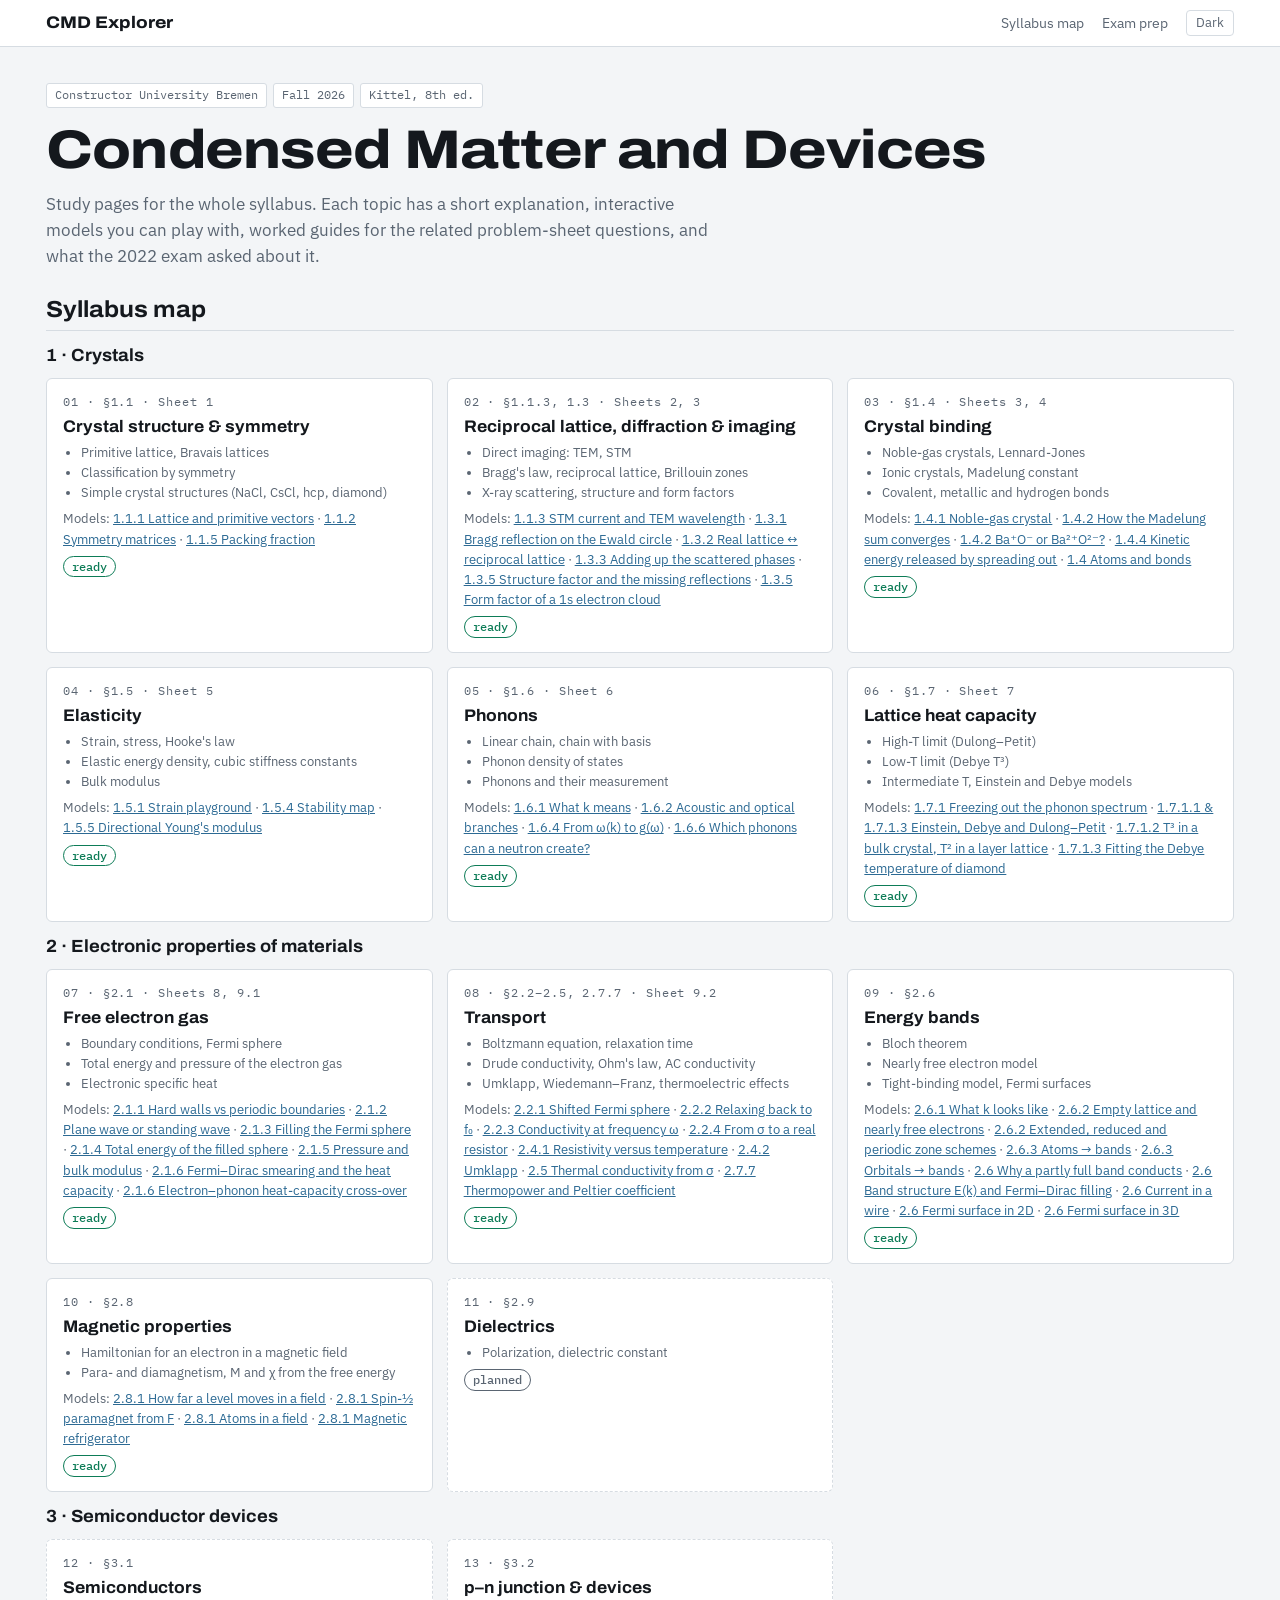
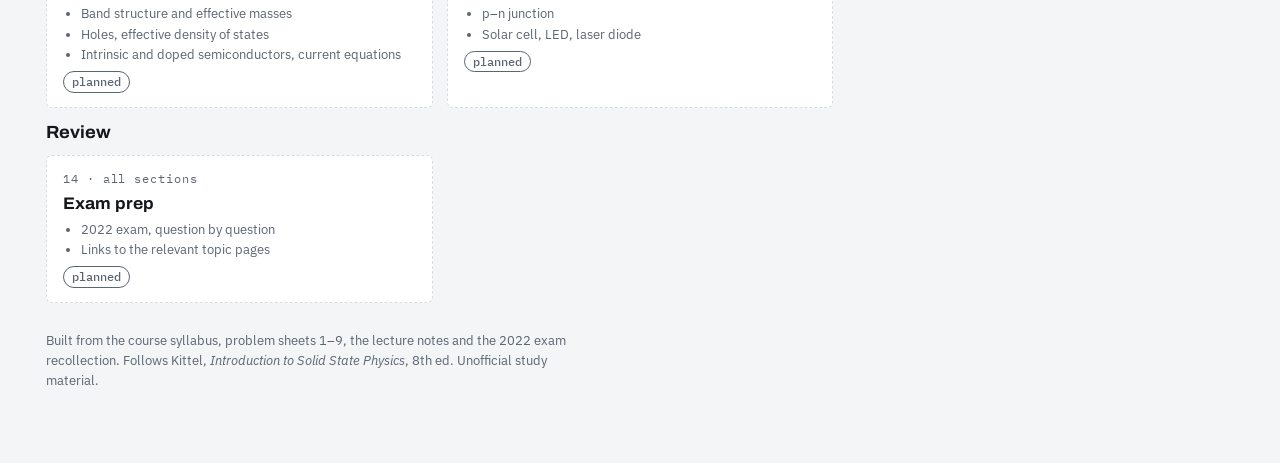
<file: index.html>
<!doctype html>
<html lang="en">
<head>
<meta charset="utf-8">
<meta name="viewport" content="width=device-width, initial-scale=1, viewport-fit=cover">
<title>CMD Explorer</title>
<link rel="preconnect" href="https://fonts.googleapis.com">
<link rel="stylesheet" href="https://fonts.googleapis.com/css2?family=Archivo:wdth,wght@62..125,500..800&family=IBM+Plex+Mono:wght@400;500&family=IBM+Plex+Sans:wght@400;500;600&display=swap">
<link rel="stylesheet" href="assets/site.css">
<script defer src="assets/common.js"></script>
</head>
<body>
<nav class="site-nav" aria-label="Site"><div class="in">
  <a class="brand" href="index.html" aria-current="page">CMD Explorer</a>
  <a href="#map">Syllabus map</a>
  <a href="pages/14-exam-prep.html">Exam prep</a>
  <button class="theme" type="button" data-theme-toggle>Dark</button>
</div></nav>

<main class="wrap">
<header class="page-head">
  <div class="meta"><span>Constructor University Bremen</span><span>Fall 2026</span><span>Kittel, 8th ed.</span></div>
  <h1>Condensed Matter and Devices</h1>
  <p class="lead">Study pages for the whole syllabus. Each topic has a short explanation, interactive models you can play with, worked guides for the related problem-sheet questions, and what the 2022 exam asked about it.</p>
</header>

<!-- Cards are switched to ready by the coordinator after review. -->
<section class="block" id="map">
  <h2>Syllabus map</h2>

  <div class="part">
    <h3>1 · Crystals</h3>
    <div class="cards">
      <div class="topic" id="t01"><span class="num">01 · §1.1 · Sheet 1</span><h3><a href="pages/01-crystal-structure.html">Crystal structure &amp; symmetry</a></h3>
        <ul><li>Primitive lattice, Bravais lattices</li><li>Classification by symmetry</li><li>Simple crystal structures (NaCl, CsCl, hcp, diamond)</li></ul>
        <p class="models">Models: <a href="pages/01-crystal-structure.html#model1">1.1.1 Lattice and primitive vectors</a> · <a href="pages/01-crystal-structure.html#model3">1.1.2 Symmetry matrices</a> · <a href="pages/01-crystal-structure.html#model2">1.1.5 Packing fraction</a></p><span class="pill built">ready</span></div>
      <div class="topic" id="t02"><span class="num">02 · §1.1.3, 1.3 · Sheets 2, 3</span><h3><a href="pages/02-reciprocal-lattice.html">Reciprocal lattice, diffraction &amp; imaging</a></h3>
        <ul><li>Direct imaging: TEM, STM</li><li>Bragg's law, reciprocal lattice, Brillouin zones</li><li>X-ray scattering, structure and form factors</li></ul>
        <p class="models">Models: <a href="pages/02-reciprocal-lattice.html#model1">1.1.3 STM current and TEM wavelength</a> · <a href="pages/02-reciprocal-lattice.html#model2">1.3.1 Bragg reflection on the Ewald circle</a> · <a href="pages/02-reciprocal-lattice.html#model3">1.3.2 Real lattice ↔ reciprocal lattice</a> · <a href="pages/02-reciprocal-lattice.html#model4">1.3.3 Adding up the scattered phases</a> · <a href="pages/02-reciprocal-lattice.html#model5">1.3.5 Structure factor and the missing reflections</a> · <a href="pages/02-reciprocal-lattice.html#model6">1.3.5 Form factor of a 1s electron cloud</a></p><span class="pill built">ready</span></div>
      <div class="topic" id="t03"><span class="num">03 · §1.4 · Sheets 3, 4</span><h3><a href="pages/03-crystal-binding.html">Crystal binding</a></h3>
        <ul><li>Noble-gas crystals, Lennard-Jones</li><li>Ionic crystals, Madelung constant</li><li>Covalent, metallic and hydrogen bonds</li></ul>
        <p class="models">Models: <a href="pages/03-crystal-binding.html#model1">1.4.1 Noble-gas crystal</a> · <a href="pages/03-crystal-binding.html#model2">1.4.2 How the Madelung sum converges</a> · <a href="pages/03-crystal-binding.html#model3">1.4.2 Ba⁺O⁻ or Ba²⁺O²⁻?</a> · <a href="pages/03-crystal-binding.html#model4">1.4.4 Kinetic energy released by spreading out</a> · <a href="pages/03-crystal-binding.html#model5">1.4 Atoms and bonds</a></p><span class="pill built">ready</span></div>
      <div class="topic" id="t04"><span class="num">04 · §1.5 · Sheet 5</span><h3><a href="pages/04-elasticity.html">Elasticity</a></h3>
        <ul><li>Strain, stress, Hooke's law</li><li>Elastic energy density, cubic stiffness constants</li><li>Bulk modulus</li></ul>
        <p class="models">Models: <a href="pages/04-elasticity.html#strain">1.5.1 Strain playground</a> · <a href="pages/04-elasticity.html#stable">1.5.4 Stability map</a> · <a href="pages/04-elasticity.html#young">1.5.5 Directional Young's modulus</a></p><span class="pill built">ready</span></div>
      <div class="topic" id="t05"><span class="num">05 · §1.6 · Sheet 6</span><h3><a href="pages/05-phonons.html">Phonons</a></h3>
        <ul><li>Linear chain, chain with basis</li><li>Phonon density of states</li><li>Phonons and their measurement</li></ul>
        <p class="models">Models: <a href="pages/05-phonons.html#alias">1.6.1 What k means</a> · <a href="pages/05-phonons.html#diatomic">1.6.2 Acoustic and optical branches</a> · <a href="pages/05-phonons.html#dos">1.6.4 From ω(k) to g(ω)</a> · <a href="pages/05-phonons.html#neutron">1.6.6 Which phonons can a neutron create?</a></p><span class="pill built">ready</span></div>
      <div class="topic" id="t06"><span class="num">06 · §1.7 · Sheet 7</span><h3><a href="pages/06-heat-capacity.html">Lattice heat capacity</a></h3>
        <ul><li>High-T limit (Dulong–Petit)</li><li>Low-T limit (Debye T³)</li><li>Intermediate T, Einstein and Debye models</li></ul>
        <p class="models">Models: <a href="pages/06-heat-capacity.html#freeze">1.7.1 Freezing out the phonon spectrum</a> · <a href="pages/06-heat-capacity.html#compare">1.7.1.1 &amp; 1.7.1.3 Einstein, Debye and Dulong–Petit</a> · <a href="pages/06-heat-capacity.html#dims">1.7.1.2 T³ in a bulk crystal, T² in a layer lattice</a> · <a href="pages/06-heat-capacity.html#diamond">1.7.1.3 Fitting the Debye temperature of diamond</a></p><span class="pill built">ready</span></div>
    </div>
  </div>

  <div class="part">
    <h3>2 · Electronic properties of materials</h3>
    <div class="cards">
      <div class="topic" id="t07"><span class="num">07 · §2.1 · Sheets 8, 9.1</span><h3><a href="pages/07-free-electron-gas.html">Free electron gas</a></h3>
        <ul><li>Boundary conditions, Fermi sphere</li><li>Total energy and pressure of the electron gas</li><li>Electronic specific heat</li></ul>
        <p class="models">Models: <a href="pages/07-free-electron-gas.html#bcon">2.1.1 Hard walls vs periodic boundaries</a> · <a href="pages/07-free-electron-gas.html#wfun">2.1.2 Plane wave or standing wave</a> · <a href="pages/07-free-electron-gas.html#sphere">2.1.3 Filling the Fermi sphere</a> · <a href="pages/07-free-electron-gas.html#uzero">2.1.4 Total energy of the filled sphere</a> · <a href="pages/07-free-electron-gas.html#press">2.1.5 Pressure and bulk modulus</a> · <a href="pages/07-free-electron-gas.html#smear">2.1.6 Fermi–Dirac smearing and the heat capacity</a> · <a href="pages/07-free-electron-gas.html#cross">2.1.6 Electron–phonon heat-capacity cross-over</a></p><span class="pill built">ready</span></div>
      <div class="topic" id="t08"><span class="num">08 · §2.2–2.5, 2.7.7 · Sheet 9.2</span><h3><a href="pages/08-transport.html">Transport</a></h3>
        <ul><li>Boltzmann equation, relaxation time</li><li>Drude conductivity, Ohm's law, AC conductivity</li><li>Umklapp, Wiedemann–Franz, thermoelectric effects</li></ul>
        <p class="models">Models: <a href="pages/08-transport.html#m-fs">2.2.1 Shifted Fermi sphere</a> · <a href="pages/08-transport.html#m-rx">2.2.2 Relaxing back to f₀</a> · <a href="pages/08-transport.html#m-ac">2.2.3 Conductivity at frequency ω</a> · <a href="pages/08-transport.html#m-oh">2.2.4 From σ to a real resistor</a> · <a href="pages/08-transport.html#m-rt">2.4.1 Resistivity versus temperature</a> · <a href="pages/08-transport.html#m-um">2.4.2 Umklapp</a> · <a href="pages/08-transport.html#m-wf">2.5 Thermal conductivity from σ</a> · <a href="pages/08-transport.html#m-te">2.7.7 Thermopower and Peltier coefficient</a></p><span class="pill built">ready</span></div>
      <div class="topic" id="t09"><span class="num">09 · §2.6</span><h3><a href="pages/09-bands.html">Energy bands</a></h3>
        <ul><li>Bloch theorem</li><li>Nearly free electron model</li><li>Tight-binding model, Fermi surfaces</li></ul>
        <p class="models">Models: <a href="pages/09-bands.html#kwave">2.6.1 What k looks like</a> · <a href="pages/09-bands.html#empty">2.6.2 Empty lattice and nearly free electrons</a> · <a href="pages/09-bands.html#zones">2.6.2 Extended, reduced and periodic zone schemes</a> · <a href="pages/09-bands.html#atoms">2.6.3 Atoms → bands</a> · <a href="pages/09-bands.html#orb">2.6.3 Orbitals → bands</a> · <a href="pages/09-bands.html#cond">2.6 Why a partly full band conducts</a> · <a href="pages/09-bands.html#ek">2.6 Band structure E(k) and Fermi–Dirac filling</a> · <a href="pages/09-bands.html#wire">2.6 Current in a wire</a> · <a href="pages/09-bands.html#fs2d">2.6 Fermi surface in 2D</a> · <a href="pages/09-bands.html#fs3d">2.6 Fermi surface in 3D</a></p><span class="pill built">ready</span></div>
      <div class="topic" id="t10"><span class="num">10 · §2.8</span><h3><a href="pages/10-magnetism.html">Magnetic properties</a></h3>
        <ul><li>Hamiltonian for an electron in a magnetic field</li><li>Para- and diamagnetism, M and χ from the free energy</li></ul>
        <p class="models">Models: <a href="pages/10-magnetism.html#m-shift">2.8.1 How far a level moves in a field</a> · <a href="pages/10-magnetism.html#m-spin">2.8.1 Spin-½ paramagnet from F</a> · <a href="pages/10-magnetism.html#m-atoms">2.8.1 Atoms in a field</a> · <a href="pages/10-magnetism.html#m-fridge">2.8.1 Magnetic refrigerator</a></p><span class="pill built">ready</span></div>
      <div class="topic planned" id="t11"><span class="num">11 · §2.9</span><h3>Dielectrics</h3>
        <ul><li>Polarization, dielectric constant</li></ul><span class="pill planned">planned</span></div>
    </div>
  </div>

  <div class="part">
    <h3>3 · Semiconductor devices</h3>
    <div class="cards">
      <div class="topic planned" id="t12"><span class="num">12 · §3.1</span><h3>Semiconductors</h3>
        <ul><li>Band structure and effective masses</li><li>Holes, effective density of states</li><li>Intrinsic and doped semiconductors, current equations</li></ul><span class="pill planned">planned</span></div>
      <div class="topic planned" id="t13"><span class="num">13 · §3.2</span><h3>p–n junction &amp; devices</h3>
        <ul><li>p–n junction</li><li>Solar cell, LED, laser diode</li></ul><span class="pill planned">planned</span></div>
    </div>
  </div>

  <div class="part">
    <h3>Review</h3>
    <div class="cards">
      <div class="topic planned" id="t14"><span class="num">14 · all sections</span><h3>Exam prep</h3>
        <ul><li>2022 exam, question by question</li><li>Links to the relevant topic pages</li></ul><span class="pill planned">planned</span></div>
    </div>
  </div>
</section>

<section class="notes">
  <p>Built from the course syllabus, problem sheets 1–9, the lecture notes and the 2022 exam recollection. Follows Kittel, <i>Introduction to Solid State Physics</i>, 8th ed. Unofficial study material.</p>
</section>
</main>
</body>
</html>
</file>
<file: assets/site.css>
/* CMD Explorer — shared design system.
   Tokens and bench components are taken unchanged from the original bands.html.
   Page agents: use these tokens and classes only; do not add colors or fonts. */

/* ---------- tokens ---------- */
:root {
  --bg: #f3f5f7; --panel: #ffffff; --fg: #14181d; --muted: #5a6572; --line: #d6dce2;
  --occ: #b4531d; --emp: #2c6a94; --ef: #0d7c57; --accent: #2c6a94;
  --s0: #1d3550; --s1: #3f6688; --s2: #7f9db6; --s3: #bccbd8; --s4: #eef2f5;
  --display: "Archivo", "Arial Narrow", system-ui, sans-serif;
  --body: "IBM Plex Sans", system-ui, -apple-system, "Segoe UI", sans-serif;
  --mono: "IBM Plex Mono", ui-monospace, "Cascadia Mono", Consolas, monospace;
  /* pedagogy: equation panels, usage tags (hue per use, kept apart from --accent), study blocks */
  --eq-bg: #eef3f8; --eq-line: #d3dde7; --eq-edge: #7f9db6; --eq-key-bg: #e4edf6; --eq-key: #1d3550;
  --t-exam: #b42318; --t-exam-bg: #fdeceb; --t-hw: #6941c6; --t-hw-bg: #f2edfc;
  --t-deriv: #8a5a00; --t-deriv-bg: #fbf0d9; --t-lect: #52607a; --t-lect-bg: #eef0f4;
  --b-take: #0b7350; --b-take-bg: #e8f5ef; --b-trap: #b93815; --b-trap-bg: #fdefe9; --b-check: #0b6e7a; --b-check-bg: #e6f4f6; --b-hook-bg: #fbf2ea;
  color-scheme: light;
}
@media (prefers-color-scheme: dark) { :root:not([data-theme="light"]) {
  --bg: #0e1115; --panel: #151a20; --fg: #e4e8ec; --muted: #95a1ad; --line: #29313a;
  --occ: #e48b52; --emp: #6aa5d0; --ef: #45cf98; --accent: #6aa5d0;
  --s0: #0f1c2b; --s1: #1f3a56; --s2: #3a5f82; --s3: #7097b8; --s4: #b9cfe0;
  --eq-bg: #18212b; --eq-line: #2a3644; --eq-edge: #3a5f82; --eq-key-bg: #1b2836; --eq-key: #7097b8;
  --t-exam: #ff8a80; --t-exam-bg: #3b1d1d; --t-hw: #bba6ff; --t-hw-bg: #2a2342;
  --t-deriv: #eab54d; --t-deriv-bg: #33290f; --t-lect: #a8b3c7; --t-lect-bg: #1f2531;
  --b-take: #45cf98; --b-take-bg: #12291f; --b-trap: #ff9466; --b-trap-bg: #33190f; --b-check: #5cc8d6; --b-check-bg: #10282c; --b-hook-bg: #241a13;
  color-scheme: dark; } }
:root[data-theme="dark"] {
  --bg: #0e1115; --panel: #151a20; --fg: #e4e8ec; --muted: #95a1ad; --line: #29313a;
  --occ: #e48b52; --emp: #6aa5d0; --ef: #45cf98; --accent: #6aa5d0;
  --s0: #0f1c2b; --s1: #1f3a56; --s2: #3a5f82; --s3: #7097b8; --s4: #b9cfe0;
  --eq-bg: #18212b; --eq-line: #2a3644; --eq-edge: #3a5f82; --eq-key-bg: #1b2836; --eq-key: #7097b8;
  --t-exam: #ff8a80; --t-exam-bg: #3b1d1d; --t-hw: #bba6ff; --t-hw-bg: #2a2342;
  --t-deriv: #eab54d; --t-deriv-bg: #33290f; --t-lect: #a8b3c7; --t-lect-bg: #1f2531;
  --b-take: #45cf98; --b-take-bg: #12291f; --b-trap: #ff9466; --b-trap-bg: #33190f; --b-check: #5cc8d6; --b-check-bg: #10282c; --b-hook-bg: #241a13;
  color-scheme: dark; }

/* ---------- base ---------- */
*, *::before, *::after { box-sizing: border-box; }
html { -webkit-text-size-adjust: 100%; }
body { margin: 0; background: var(--bg); color: var(--fg); font-family: var(--body); font-size: 15px; line-height: 1.55; overflow-wrap: break-word; }
a { color: var(--accent); }
.wrap { max-width: 1220px; margin: 0 auto; padding-left: max(16px, env(safe-area-inset-left, 0px)); padding-right: max(16px, env(safe-area-inset-right, 0px)); padding-block: 36px 72px; display: flex; flex-direction: column; gap: 28px; }
h1, h2, h3 { font-family: var(--display); text-wrap: balance; margin: 0; }
h1 { font-size: clamp(2.1rem, 5.5vw, 3.4rem); font-weight: 780; font-stretch: 115%; letter-spacing: -0.015em; line-height: 1.02; }
h2 { font-size: 1.45rem; font-weight: 700; font-stretch: 108%; line-height: 1.15; }
h3 { font-size: 1.1rem; font-weight: 700; font-stretch: 104%; line-height: 1.2; }
p { margin: 0; max-width: 68ch; }
header { display: flex; flex-direction: column; gap: 14px; }
.lead { color: var(--muted); font-size: 1.05rem; }
.chain { list-style: none; padding: 0; margin: 4px 0 0; display: flex; flex-wrap: wrap; gap: 6px 4px; font-family: var(--mono); font-size: 12.5px; }
.chain li { display: flex; align-items: center; gap: 4px; }
.chain li:not(:last-child)::after { content: "→"; color: var(--muted); padding-left: 4px; }
.chain a { color: var(--fg); text-decoration: none; border: 1px solid var(--line); background: var(--panel); padding: 3px 9px; border-radius: 3px; }
.chain a:hover, .chain a:focus-visible { border-color: var(--accent); outline: none; }

/* ---------- site nav + page header ---------- */
.site-nav { border-bottom: 1px solid var(--line); background: var(--panel); }
.site-nav .in { max-width: 1220px; margin: 0 auto; padding: 10px max(16px, env(safe-area-inset-left, 0px)); display: flex; flex-wrap: wrap; align-items: center; gap: 6px 18px; font-size: 13.5px; }
.site-nav .brand { font-family: var(--display); font-weight: 750; font-stretch: 112%; font-size: 1.05rem; color: var(--fg); text-decoration: none; margin-right: auto; }
.site-nav a { color: var(--muted); text-decoration: none; }
.site-nav a:hover, .site-nav a:focus-visible, .site-nav a[aria-current] { color: var(--fg); }
.site-nav .theme { font: inherit; font-size: 12.5px; color: var(--muted); background: none; border: 1px solid var(--line); border-radius: 4px; padding: 2px 9px; cursor: pointer; }
.site-nav .theme:hover { color: var(--fg); border-color: var(--accent); }
.page-head .meta { display: flex; flex-wrap: wrap; gap: 6px; }
.page-head .meta span { font-family: var(--mono); font-size: 12px; color: var(--muted); border: 1px solid var(--line); background: var(--panel); border-radius: 3px; padding: 2px 8px; }

/* ---------- prose sections (overview, concepts, guides, exam, sources) ---------- */
.block { display: flex; flex-direction: column; gap: 14px; }
.block > h2 { padding-bottom: 6px; border-bottom: 1px solid var(--line); }
.cards { display: grid; grid-template-columns: repeat(auto-fill, minmax(min(100%, 340px), 1fr)); gap: 14px; }
.card { background: var(--panel); border: 1px solid var(--line); border-radius: 6px; padding: 16px 18px; display: flex; flex-direction: column; gap: 8px; min-width: 0; }
.card p, .card li { font-size: 14px; }
.card ul, .card ol { margin: 0; padding-left: 20px; display: flex; flex-direction: column; gap: 4px; }
.katex-display { overflow-x: auto; overflow-y: hidden; padding: 2px 0; margin: 6px 0; }
.katex { font-size: 1.05em; }
.hw { background: var(--panel); border: 1px solid var(--line); border-radius: 6px; padding: 18px; display: flex; flex-direction: column; gap: 10px; min-width: 0; }
.hw .tag { font-family: var(--mono); font-size: 11.5px; letter-spacing: 0.08em; text-transform: uppercase; color: var(--muted); }
.hw .ask { color: var(--muted); font-size: 14px; }
.hw h4 { font-family: var(--mono); font-size: 11.5px; letter-spacing: 0.08em; text-transform: uppercase; color: var(--muted); font-weight: 500; margin: 4px 0 0; }
.hw ol, .hw ul { margin: 0; padding-left: 20px; display: flex; flex-direction: column; gap: 6px; font-size: 14px; }
.hw details { border-top: 1px solid var(--line); padding-top: 8px; }
.hw summary { cursor: pointer; font-size: 13.5px; font-weight: 600; color: var(--accent); }
.hw details[open] summary { margin-bottom: 8px; }
.result { border-left: 3px solid var(--ef); padding: 6px 12px; background: var(--bg); font-size: 14px; }
.check { border-left: 3px solid var(--emp); padding: 6px 12px; background: var(--bg); font-size: 13.5px; color: var(--muted); }
.assume { border-left: 3px solid var(--occ); padding: 6px 12px; background: var(--bg); font-size: 13.5px; }
.sources ul { margin: 0; padding-left: 20px; font-size: 13.5px; color: var(--muted); display: flex; flex-direction: column; gap: 4px; }

/* ---------- pedagogy: equation panels, usage tags, reading order, study blocks (rules: CONVENTIONS.md "Pedagogy") ---------- */
/* Display equation: <div class="eq [key]"><div class="eq-head"><span class="eq-label">…</span> tags…</div> $$…$$ <span class="eq-n">(1)</span></div>.
   Head and number are optional; .eq.key needs a head (it carries the "Must know" badge). */
.eq { display: grid; grid-template-columns: minmax(0, 1fr) auto; align-items: center; gap: 4px 12px; min-width: 0; max-width: 100%; margin: 4px 0;
  background: var(--eq-bg); border: 1px solid var(--eq-line); border-left: 3px solid var(--eq-edge); border-radius: 0 5px 5px 0; padding: 8px 12px; }
.eq-head { grid-column: 1 / -1; display: flex; flex-wrap: wrap; align-items: center; gap: 4px 6px; }
.eq-label { font-size: 12.5px; font-weight: 600; color: var(--muted); }
/* The rendered math (KaTeX HTML, or MathML where KaTeX's CSS is blocked) never scrolls. Write long equations as
   aligned lines that fit at 360 px; CM.fitEq() shrinks any leftover overflow, to no less than 85 %. */
.eq > :not(.eq-head, .eq-n) { grid-column: 1; min-width: 0; overflow: visible; padding: 2px 0; }
.eq .katex-display { margin: 0; padding: 4px 0; font-size: 1.3em; overflow: visible; }
.eq.key .katex-display { font-size: 1.45em; }
/* MathML (phone builds): same sizes as the KaTeX panels above (1.3em, must-know 1.45em), so key results stay distinct */
.eq math[display="block"] { margin: 4px 0; font-size: 1.3em; font-family: "Cambria Math", "STIX Two Math", "Latin Modern Math", math; }
.eq.key math[display="block"] { font-size: 1.45em; }
/* MathML: Chrome ignores columnalign and columnspacing on mtable; CM.fitEq applies both as cell padding (alignMathTables in common.js). */
/* MathML fallback: Chrome ignores mathvariant="bold", which would turn vectors such as \mathbf k into plain italic k */
math [mathvariant="bold"] { font-weight: 700; font-style: normal; text-transform: none; }
math [mathvariant="bold-italic"] { font-weight: 700; font-style: italic; text-transform: none; }
.eq-n { grid-column: 2; font-family: var(--mono); font-size: 12px; color: var(--muted); font-variant-numeric: tabular-nums; }
.eq.key { background: var(--eq-key-bg); border-color: var(--eq-key); border-left-width: 5px; padding: 10px 14px; }
.eq.key .eq-label { color: var(--fg); }
.eq.key .eq-head::before { content: "Must know"; font-family: var(--mono); font-size: 10.5px; font-weight: 500; letter-spacing: 0.08em; text-transform: uppercase;
  color: var(--panel); background: var(--eq-key); border-radius: 3px; padding: 1px 6px; }

/* Usage tags, placed where an equation/derivation is introduced. Scoped with :is() because .hw is also the guide container. */
.tag:is(.hw, .exam, .deriv, .lect) { display: inline-flex; flex: none; flex-direction: row; align-items: center; gap: 4px; max-width: 100%; margin: 0; padding: 1px 8px;
  border: 1px solid currentColor; border-radius: 99px; font-family: var(--mono); font-size: 11px; font-weight: 500; letter-spacing: 0.02em;
  text-transform: none; line-height: 1.5; white-space: nowrap; vertical-align: middle; text-decoration: none; }
.tag.exam { color: var(--t-exam); background: var(--t-exam-bg); font-weight: 600; }
.tag.hw { color: var(--t-hw); background: var(--t-hw-bg); }
.tag.deriv { color: var(--t-deriv); background: var(--t-deriv-bg); }
.tag.lect { color: var(--t-lect); background: var(--t-lect-bg); border-style: dashed; }
a.tag:hover, a.tag:focus-visible { text-decoration: underline; outline: none; }
.tags { display: flex; flex-wrap: wrap; align-items: center; gap: 4px 6px; }

/* Reading order: path box at the top, numbered cards, "Needs:" prerequisite line */
.path { background: var(--panel); border: 1px solid var(--line); border-radius: 6px; padding: 16px 18px; display: flex; flex-direction: column; gap: 10px; min-width: 0; }
.path > h2 { font-size: 1.2rem; }
.path > p { font-size: 13.5px; color: var(--muted); }
.path ol { list-style: none; margin: 0; padding: 0; counter-reset: step; display: flex; flex-direction: column; }
.path li { counter-increment: step; display: grid; grid-template-columns: auto minmax(0, 1fr) auto; align-items: start; gap: 1px 10px; padding: 6px 0; border-top: 1px solid var(--line); font-size: 14px; }
.path li:first-child { border-top: 0; }
.path li::before { content: counter(step); }
.path li[data-sec]::before { content: attr(data-sec); font-variant-numeric: tabular-nums; }
.path li::before, .step { display: inline-grid; place-items: center; min-width: 22px; height: 22px; padding: 0 5px; border-radius: 99px;
  background: var(--fg); color: var(--panel); font-family: var(--mono); font-size: 12px; font-weight: 500; line-height: 1; }
.path li > a { font-weight: 600; color: var(--fg); padding-top: 1px; }
.path li > a:hover, .path li > a:focus-visible { color: var(--accent); }
.path .min { font-family: var(--mono); font-size: 12px; color: var(--muted); white-space: nowrap; padding-top: 2px; }
.path .then { grid-column: 2 / -1; font-size: 12.5px; color: var(--muted); }
.step { margin-right: 8px; vertical-align: 2px; }
/* Topic-list section inside Concepts: <section class="sec" id="s-2-6-1"><h3><span class="step">2.6.1</span>…</h3><div class="sec-intro">…</div><div class="cards">… */
.sec { display: flex; flex-direction: column; gap: 12px; min-width: 0; }
.sec + .sec { margin-top: 18px; }
.sec > h3 { font-size: 1.3rem; }
.sec-intro { display: grid; grid-template-columns: repeat(auto-fit, minmax(min(100%, 320px), 1fr)); gap: 6px 20px; border-left: 3px solid var(--fg); padding: 2px 0 2px 12px; font-size: 14px; }
.sec-intro b { font-weight: 600; }
.card > h4 { font-family: var(--display); font-size: 1.1rem; font-weight: 700; font-stretch: 104%; line-height: 1.2; text-wrap: balance; margin: -4px 0 0; }
.card > h4:first-child { margin-top: 0; }
/* Motivation: .hook opens each topic-list section ("Where you meet this."); .cannow closes it ("You can now …", naming the exam part it unlocks) */
.hook { max-width: none; font-size: 15px; background: var(--b-hook-bg); border-left: 3px solid var(--occ); border-radius: 0 4px 4px 0; padding: 9px 12px; }
.hook b { color: var(--occ); font-weight: 600; }
.cannow { max-width: none; font-size: 14.5px; border: 1px solid var(--b-take); border-radius: 6px; padding: 9px 12px 9px 38px; position: relative; }
.cannow::before { content: "\2713"; position: absolute; left: 10px; top: 10px; width: 18px; height: 18px; border-radius: 50%; display: grid; place-items: center;
  background: var(--b-take); color: var(--panel); font-size: 11px; font-weight: 700; }
.cannow b { color: var(--b-take); font-weight: 600; }
.needs, .card p.needs { font-size: 12.5px; color: var(--muted); }
.needs::before { content: "Needs: "; font-weight: 600; color: var(--fg); }
/* Cross-page links: .recap = a short recap of an earlier section, opening with <b>Recap from <a>X.Y.Z …</a>.</b>; .fwd = a "Used in X.Y.Z →" or "← from X.Y.Z" line (p or inline span) */
.recap { border-left: 3px solid var(--muted); background: var(--bg); border-radius: 0 4px 4px 0; padding: 7px 12px; font-size: 13.5px; }
.recap > b:first-child { color: var(--muted); font-weight: 600; }
.recap > b:first-child a { font-weight: 600; }
.fwd { color: var(--muted); }
p.fwd { font-size: 12.5px; }

/* Study blocks: .takeaway (ends every concept card), .trap (common mistake), details.check (self-test; plain .check above stays the sanity-check line) */
.takeaway, .trap, details.check { max-width: none; border-radius: 0 4px 4px 0; padding: 7px 12px; font-size: 13.5px; color: var(--fg); }
.takeaway { border-left: 3px solid var(--b-take); background: var(--b-take-bg); }
.trap { border-left: 3px solid var(--b-trap); background: var(--b-trap-bg); }
details.check { border-left: 3px solid var(--b-check); background: var(--b-check-bg); }
.takeaway::before, .trap::before, details.check > summary::before { font-family: var(--mono); font-size: 10.5px; font-weight: 600; letter-spacing: 0.08em; text-transform: uppercase; margin-right: 8px; }
.takeaway::before { content: "\2713  Takeaway"; color: var(--b-take); }
.trap::before { content: "!  Trap"; color: var(--b-trap); }
details.check > summary { cursor: pointer; font-weight: 600; list-style: none; }
details.check > summary::-webkit-details-marker { display: none; }
details.check > summary::before { content: "?  Check yourself"; color: var(--b-check); display: block; margin-bottom: 2px; }
details.check > summary::after { content: " \00B7  show answer"; font-weight: 400; font-size: 12.5px; color: var(--b-check); white-space: nowrap; }
details.check[open] > summary::after { content: " \00B7  hide"; }
details.check[open] > summary { margin-bottom: 6px; }
details.check > summary:focus-visible { outline: 2px solid var(--b-check); outline-offset: 2px; }

/* Legend: explains the colours and tags, near the top of the page */
.legend { display: flex; flex-wrap: wrap; align-items: center; gap: 6px 14px; font-size: 12.5px; color: var(--muted); border-top: 1px solid var(--line); padding-top: 10px; }
.legend > b { color: var(--fg); font-weight: 600; flex-basis: 100%; }
.legend > span { display: inline-flex; align-items: center; gap: 6px; }
.legend i { display: inline-block; width: 18px; height: 13px; border-radius: 0 3px 3px 0; }
.legend i.sw-eq { background: var(--eq-bg); border: 1px solid var(--eq-line); border-left: 3px solid var(--eq-edge); }
.legend i.sw-key { background: var(--eq-key-bg); border: 1px solid var(--eq-key); border-left-width: 5px; }
.legend i.sw-take { background: var(--b-take-bg); border-left: 3px solid var(--b-take); }
.legend i.sw-trap { background: var(--b-trap-bg); border-left: 3px solid var(--b-trap); }
.legend i.sw-check { background: var(--b-check-bg); border-left: 3px solid var(--b-check); }

/* ---------- bench (interactive model) ---------- */
.bench { background: var(--panel); border: 1px solid var(--line); border-radius: 6px; padding: 22px; display: grid; grid-template-columns: minmax(240px, 300px) minmax(0, 1fr); gap: 26px; }
.rail { display: flex; flex-direction: column; gap: 16px; min-width: 0; }
.eyebrow { font-family: var(--mono); font-size: 11.5px; letter-spacing: 0.08em; text-transform: uppercase; color: var(--muted); }
.rail p { font-size: 14px; }
.ctls { display: flex; flex-direction: column; gap: 12px; }
.ctl label { display: flex; justify-content: space-between; gap: 8px; font-size: 13.5px; font-weight: 500; }
.ctl output { font-family: var(--mono); font-variant-numeric: tabular-nums; font-weight: 400; color: var(--fg); }
input[type=range] { width: 100%; margin: 4px 0 0; accent-color: var(--accent); }
input[type=range]:focus-visible { outline: 2px solid var(--accent); outline-offset: 3px; }
.state { display: flex; flex-direction: column; gap: 6px; }
.pill { align-self: flex-start; font-family: var(--mono); font-size: 12.5px; font-weight: 500; padding: 3px 10px; border-radius: 99px; border: 1px solid currentColor; }
.pill.metal { color: var(--occ); } .pill.semi { color: var(--ef); } .pill.ins { color: var(--emp); } .pill.atom { color: var(--muted); }
dl.readout { display: grid; grid-template-columns: 1fr auto; gap: 3px 12px; margin: 0; font-size: 13px; border-top: 1px solid var(--line); padding-top: 10px; }
dl.readout dt { color: var(--muted); }
dl.readout dd { margin: 0; font-family: var(--mono); font-variant-numeric: tabular-nums; text-align: right; }
.try { font-size: 13px; color: var(--muted); }
.try strong { color: var(--fg); font-weight: 600; }
.try ul { margin: 4px 0 0; padding-left: 18px; display: flex; flex-direction: column; gap: 4px; }

.plots { display: grid; grid-template-columns: repeat(2, minmax(0, 1fr)); gap: 14px 18px; min-width: 0; align-content: start; }
/* The side panel (e.g. a DOS sharing the left plot's energy axis) keeps at least 280 px */
.plots.wide-left { grid-template-columns: minmax(0, 2fr) minmax(280px, 1fr); }
.plots.one { grid-template-columns: minmax(0, 1fr); }
.span2 { grid-column: 1 / -1; }
figure { margin: 0; min-width: 0; display: flex; flex-direction: column; gap: 4px; }
.plot { height: 320px; width: 100%; }
.plot.tall { height: 420px; }
.plot.short { height: 240px; }
figcaption { font-size: 12.5px; color: var(--muted); }
figcaption b { color: var(--fg); font-weight: 600; }
.keys { display: flex; flex-wrap: wrap; gap: 4px 14px; font-size: 12px; color: var(--muted); }
.sw { display: inline-block; width: 14px; height: 3px; vertical-align: middle; margin-right: 5px; border-radius: 1px; }
.sw.dot { width: 9px; height: 9px; border-radius: 50%; }
.notes { font-size: 13px; color: var(--muted); display: flex; flex-direction: column; gap: 6px; }
.notes h2 { font-size: 1.05rem; color: var(--fg); }
.err { color: var(--occ); font-family: var(--mono); font-size: 13px; }
.idea { background: var(--bg); border: 1px solid var(--line); border-radius: 4px; padding: 10px 12px; font-size: 13.5px; display: flex; flex-direction: column; gap: 6px; }
.idea strong { font-weight: 600; }
.btns { display: flex; gap: 8px; align-items: center; flex-wrap: wrap; font-size: 13px; color: var(--muted); }
.btn { font: inherit; font-size: 13px; font-weight: 500; color: var(--fg); background: var(--panel); border: 1px solid var(--line); border-radius: 4px; padding: 5px 12px; cursor: pointer; }
.btn:hover { border-color: var(--accent); }
.btn:focus-visible, .seg input:focus-visible + span { outline: 2px solid var(--accent); outline-offset: 2px; }
.tnum { font-family: var(--mono); font-variant-numeric: tabular-nums; }
.seg { border: 0; padding: 0; margin: 0; display: flex; flex-direction: column; gap: 6px; min-width: 0; }
.seg legend { font-size: 13.5px; font-weight: 500; padding: 0; margin-bottom: 6px; }
.seg .opts { display: flex; flex-wrap: wrap; gap: 0; border: 1px solid var(--line); border-radius: 4px; overflow: hidden; }
.seg label { flex: 1 1 auto; cursor: pointer; }
.seg input { position: absolute; opacity: 0; pointer-events: none; }
.seg span { display: block; text-align: center; padding: 6px 8px; font-size: 13px; border-right: 1px solid var(--line); }
.seg label:last-child span { border-right: 0; }
.seg input:checked + span { background: var(--accent); color: var(--panel); font-weight: 600; }
.dict { min-width: 0; }
.dict th, .dict td { overflow-wrap: anywhere; }
.dict table { width: 100%; border-collapse: collapse; font-size: 13px; }
.dict th { text-align: left; font-weight: 600; color: var(--muted); font-size: 11.5px; letter-spacing: 0.06em; text-transform: uppercase; padding: 0 8px 6px 0; border-bottom: 1px solid var(--line); }
.dict td { padding: 6px 8px 6px 0; border-bottom: 1px solid var(--line); vertical-align: top; }
.dict td:first-child { font-family: var(--mono); }
.dict td:last-child { font-family: var(--mono); font-variant-numeric: tabular-nums; color: var(--fg); }
.cvwrap canvas { display: block; width: 100%; height: 480px; }
.meter { height: 6px; border-radius: 3px; background: var(--line); overflow: hidden; }
.meter i { display: block; height: 100%; width: 0; background: var(--occ); transition: width 0.25s; }
.chk { display: flex; align-items: center; gap: 8px; font-size: 13.5px; font-weight: 500; cursor: pointer; }
.chk input { accent-color: var(--accent); width: 16px; height: 16px; }
.note { font-size: 12.5px; color: var(--muted); margin: 0; }

/* ---------- index: syllabus map ---------- */
.part { display: flex; flex-direction: column; gap: 12px; }
.topic { background: var(--panel); border: 1px solid var(--line); border-radius: 6px; padding: 14px 16px; display: flex; flex-direction: column; gap: 6px; color: var(--fg); text-decoration: none; min-width: 0; }
a.topic:hover, a.topic:focus-visible { border-color: var(--accent); outline: none; }
.topic .num { font-family: var(--mono); font-size: 11.5px; letter-spacing: 0.08em; color: var(--muted); }
.topic h3 { font-size: 1.05rem; }
.topic ul { margin: 0; padding-left: 18px; font-size: 13px; color: var(--muted); }
.topic .pill { font-size: 11.5px; padding: 1px 8px; }
.topic .pill.built { color: var(--ef); }
.topic .pill.planned { color: var(--muted); }
.topic.planned { border-style: dashed; }
/* Ready cards with a Models line: the title link covers the card (whole card clickable), the model links sit above it */
.topic { position: relative; }
.topic h3 a { color: inherit; text-decoration: none; }
.topic h3 a::after { content: ""; position: absolute; inset: 0; border-radius: 6px; }
.topic h3 a:focus-visible { outline: none; }
.topic:has(h3 a:hover, h3 a:focus-visible) { border-color: var(--accent); }
.topic .models { position: relative; z-index: 1; margin: 0; font-size: 13px; color: var(--muted); }

@media (prefers-reduced-motion: reduce) { .meter i { transition: none; } }
@media (max-width: 900px) { .bench { grid-template-columns: 1fr; } }
@media (max-width: 640px) {
  .plots, .plots.wide-left { grid-template-columns: 1fr; }
  .bench { padding: 16px; } .plot.tall { height: 360px; } .cvwrap canvas { height: 420px; }
  .hw, .card { padding: 14px; }
  /* phones: number moves up beside the label so the math gets the panel's full width */
  .eq, .eq.key { padding-inline: 10px; }
  .eq-head { grid-column: 1; }
  .eq-n { grid-row: 1; align-self: start; }
  .eq > :not(.eq-head, .eq-n) { grid-column: 1 / -1; }
}

/* Phones: readability floors checked by tools/stress.js (body text >= 15 px, labels and captions >= 12 px, tap targets >= 40 px). */
@media (max-width: 640px) {
  .card p, .card li, .rail p, .try, .hw .ask, .hw ol, .hw ul, .result, .check, .assume, .sources ul, .sec-intro, .cannow, .idea, .notes,
  .recap, p.fwd, .takeaway, .trap, details.check, .path li, .path > p, .topic ul, .topic .models, .dict table, .ctl label, .seg legend, .chk { font-size: 15px; }
  .hw summary { font-size: 15px; }
  figcaption, .keys, .note, .needs, .card p.needs, .legend, .eq-label, .path .then, .path .min, .chain, .btns, .err { font-size: 13px; }
  .eyebrow, .hw .tag, .hw h4, .dict th, .topic .num, .topic .pill, .eq-n, .page-head .meta span, .step,
  .tag:is(.hw, .exam, .deriv, .lect), .eq.key .eq-head::before, .takeaway::before, .trap::before, details.check > summary::before, .cannow::before { font-size: 12px; }
  .btn, .site-nav .theme { min-height: 40px; font-size: 14px; }
  .seg span { padding-block: 10px; font-size: 14px; }
  input[type=range] { height: 40px; margin: 0; }
  .chk { min-height: 40px; }
  /* Reading-path links: a 40 px tap area without changing the row height */
  .path li > a { display: inline-block; padding-block: 9px; margin-block: -9px; }
  /* Long tags and legend entries wrap instead of overflowing narrow screens */
  .tag:is(.hw, .exam, .deriv, .lect) { white-space: normal; }
  .legend > span { flex-wrap: wrap; }
}
/* Smallest phones: plots use the bench padding too, so they stay at least 280 px wide at 320 px.
   .plots and figure widen by the same 14 px and pad it back, so the plot stays inside its parents' boxes (no overflow) */
@media (max-width: 359px) {
  .bench .plots, .bench .plots > figure { margin-inline: -14px; padding-inline: 14px; }
  .bench .plot, .bench .cvwrap { width: auto; margin-inline: -14px; }
}
/* Phone builds (MathML): an inline formula still wider than its line scrolls in its own span (CM.fitEq adds .m-scroll) */
.katex.m-scroll { display: inline-block; max-width: 100%; overflow-x: auto; overflow-y: hidden; vertical-align: middle; }
</file>
